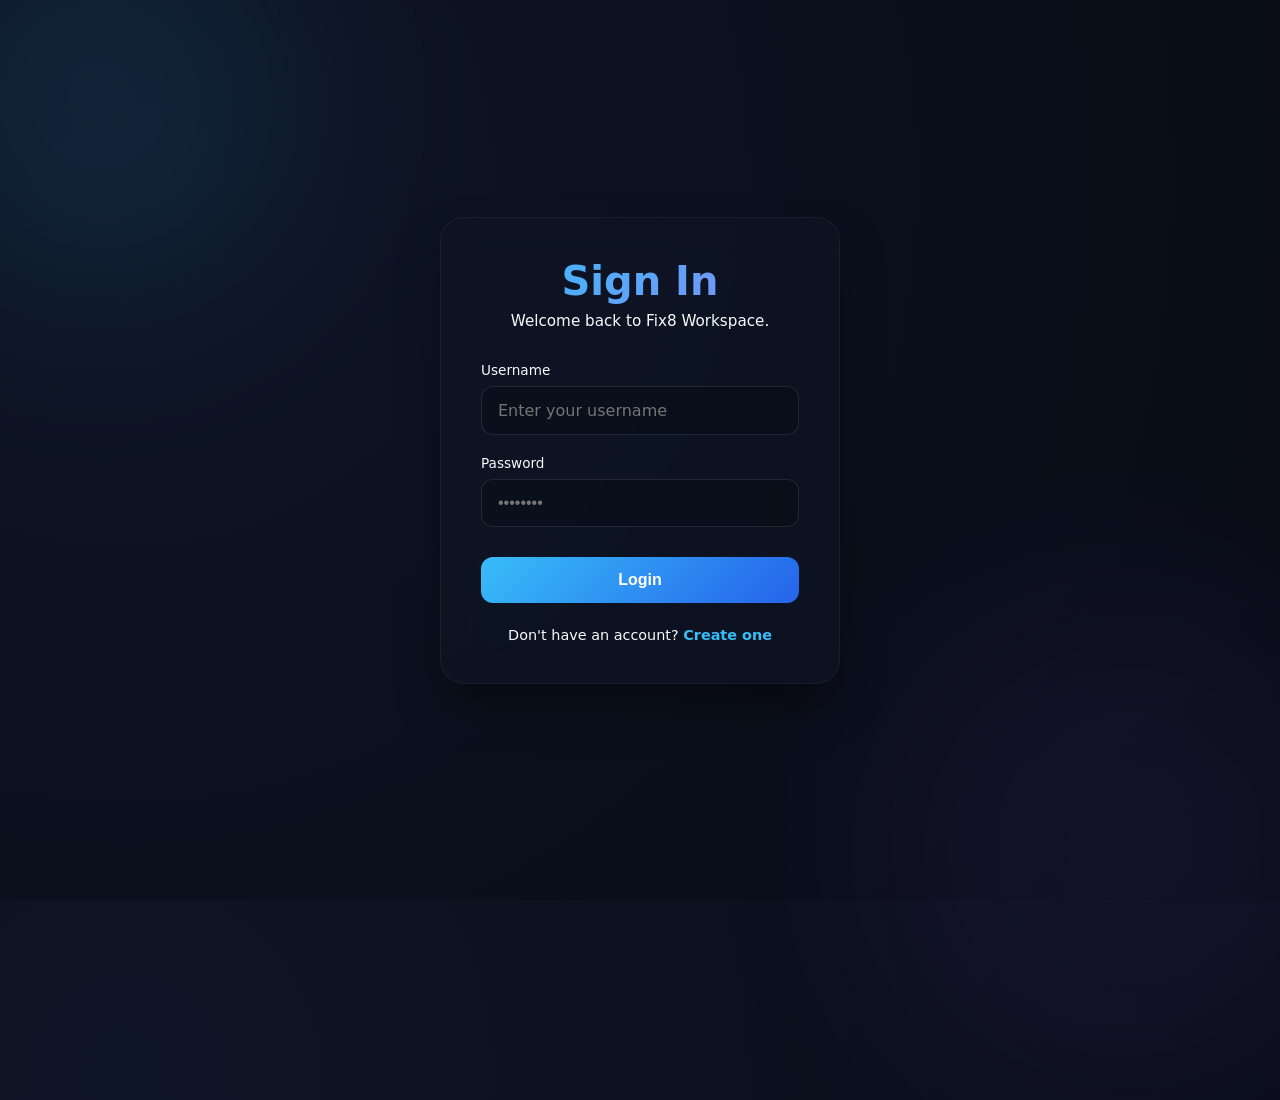
<file: web/static/auth.html>
<!DOCTYPE html>
<html lang="en">
<head>
    <meta charset="UTF-8">
    <meta name="viewport" content="width=device-width, initial-scale=1.0">
    <title>Login - Fix8</title>
    <!-- SEO Optimization -->
    <meta name="description" content="Log in to Fix8 to securely manage your eye-tracking correction projects and data.">
    <link rel="stylesheet" href="css/style.css">
    <style>
        body {
            display: flex;
            justify-content: center;
            align-items: center;
            height: 100vh;
            overflow: hidden;
            background: radial-gradient(circle at 10% 20%, rgb(14, 21, 38) 0%, rgb(8, 11, 20) 100%);
        }
        
        .auth-container {
            width: 100%;
            max-width: 400px;
            padding: 40px;
            background: rgba(15, 23, 42, 0.4);
            border: 1px solid rgba(255, 255, 255, 0.05);
            border-radius: 24px;
            backdrop-filter: blur(20px);
            -webkit-backdrop-filter: blur(20px);
            box-shadow: 0 25px 50px -12px rgba(0, 0, 0, 0.5);
            text-align: center;
            transform: translateY(0);
            animation: floatUp 0.6s cubic-bezier(0.16, 1, 0.3, 1) forwards;
        }

        @keyframes floatUp {
            from { opacity: 0; transform: translateY(20px); }
            to { opacity: 1; transform: translateY(0); }
        }

        .auth-header h1 {
            font-size: 2.5rem;
            margin-bottom: 8px;
            background: linear-gradient(135deg, var(--accent-primary) 0%, var(--accent-secondary) 100%);
            -webkit-background-clip: text;
            -webkit-text-fill-color: transparent;
        }

        .auth-header p {
            color: var(--text-secondary);
            margin-bottom: 32px;
            font-size: 0.95rem;
        }

        .input-group {
            margin-bottom: 20px;
            text-align: left;
        }

        .input-group label {
            display: block;
            margin-bottom: 8px;
            color: var(--text-secondary);
            font-size: 0.85rem;
            font-weight: 500;
        }

        .input-group input {
            width: 100%;
            padding: 14px 16px;
            background: rgba(0, 0, 0, 0.2);
            border: 1px solid rgba(255, 255, 255, 0.1);
            border-radius: 12px;
            color: var(--text-primary);
            font-size: 1rem;
            transition: all 0.2s ease;
            box-sizing: border-box;
        }

        .input-group input:focus {
            outline: none;
            border-color: var(--accent-primary);
            box-shadow: 0 0 0 3px rgba(56, 189, 248, 0.1);
        }

        .auth-btn {
            width: 100%;
            padding: 14px;
            margin-top: 10px;
            border-radius: 12px;
            font-size: 1rem;
            font-weight: 600;
            background: linear-gradient(135deg, var(--accent-primary) 0%, #2563eb 100%);
            border: none;
            color: white;
            cursor: pointer;
            transition: transform 0.2s ease, box-shadow 0.2s ease;
        }

        .auth-btn:hover {
            transform: translateY(-2px);
            box-shadow: 0 10px 20px -10px var(--accent-primary);
        }
        
        .auth-toggle {
            margin-top: 24px;
            color: var(--text-secondary);
            font-size: 0.9rem;
        }

        .auth-toggle a {
            color: var(--accent-primary);
            text-decoration: none;
            font-weight: 600;
            cursor: pointer;
        }

        .auth-toggle a:hover {
            text-decoration: underline;
        }

        #error-msg {
            color: #ef4444;
            font-size: 0.85rem;
            margin-top: -10px;
            margin-bottom: 15px;
            display: none;
        }

        /* Abstract Background Orbs */
        .orb {
            position: absolute;
            border-radius: 50%;
            filter: blur(100px);
            z-index: -1;
            opacity: 0.5;
        }
        .orb-1 {
            width: 400px;
            height: 400px;
            background: rgba(56, 189, 248, 0.2);
            top: -100px;
            left: -100px;
        }
        .orb-2 {
            width: 500px;
            height: 500px;
            background: rgba(139, 92, 246, 0.15);
            bottom: -200px;
            right: -100px;
        }
    </style>
</head>
<body>
    <div class="orb orb-1"></div>
    <div class="orb orb-2"></div>

    <div class="auth-container">
        <div class="auth-header">
            <h1 id="mode-title">Sign In</h1>
            <p id="mode-desc">Welcome back to Fix8 Workspace.</p>
        </div>

        <form id="auth-form">
            <div id="error-msg"></div>
            
            <div class="input-group">
                <label for="username">Username</label>
                <input type="text" id="username" required autocomplete="username" placeholder="Enter your username">
            </div>

            <div class="input-group">
                <label for="password">Password</label>
                <input type="password" id="password" required autocomplete="current-password" placeholder="••••••••">
            </div>

            <button type="submit" class="auth-btn" id="submit-btn">Login</button>
        </form>

        <div class="auth-toggle">
            <span id="toggle-text">Don't have an account?</span> 
            <a id="toggle-link">Create one</a>
        </div>
    </div>

    <script>
        let isLogin = true;
        
        const form = document.getElementById('auth-form');
        const usernameInput = document.getElementById('username');
        const passwordInput = document.getElementById('password');
        const submitBtn = document.getElementById('submit-btn');
        const toggleLink = document.getElementById('toggle-link');
        const toggleText = document.getElementById('toggle-text');
        const modeTitle = document.getElementById('mode-title');
        const modeDesc = document.getElementById('mode-desc');
        const errorMsg = document.getElementById('error-msg');

        toggleLink.addEventListener('click', () => {
            isLogin = !isLogin;
            errorMsg.style.display = 'none';
            
            if (isLogin) {
                modeTitle.innerText = 'Sign In';
                modeDesc.innerText = 'Welcome back to Fix8 Workspace.';
                submitBtn.innerText = 'Login';
                toggleText.innerText = "Don't have an account?";
                toggleLink.innerText = 'Create one';
            } else {
                modeTitle.innerText = 'Create Account';
                modeDesc.innerText = 'Join the Fix8 platform.';
                submitBtn.innerText = 'Sign Up';
                toggleText.innerText = "Already have an account?";
                toggleLink.innerText = 'Sign In';
            }
        });

        form.addEventListener('submit', async (e) => {
            e.preventDefault();
            
            const endpoint = isLogin ? '/login' : '/signup';
            submitBtn.disabled = true;
            submitBtn.innerText = 'Processing...';
            
            try {
                const res = await fetch(endpoint, {
                    method: 'POST',
                    headers: { 'Content-Type': 'application/json' },
                    body: JSON.stringify({
                        username: usernameInput.value,
                        password: passwordInput.value
                    })
                });
                
                const data = await res.json();
                
                if (!res.ok) {
                    errorMsg.innerText = data.error || 'Authentication failed';
                    errorMsg.style.display = 'block';
                    submitBtn.disabled = false;
                    submitBtn.innerText = isLogin ? 'Login' : 'Sign Up';
                } else {
                    window.location.href = data.redirect || '/';
                }
            } catch (err) {
                errorMsg.innerText = 'Network error. Please try again.';
                errorMsg.style.display = 'block';
                submitBtn.disabled = false;
                submitBtn.innerText = isLogin ? 'Login' : 'Sign Up';
            }
        });
    </script>
</body>
</html>
</file>
<file: web/static/css/style.css>
:root {
  --bg-color: #0f172a;
  --panel-bg: rgba(30, 41, 59, 0.75);
  --panel-border: rgba(255, 255, 255, 0.1);
  --text-main: #f8fafc;
  --text-muted: #94a3b8;
  --accent-primary: #38bdf8;
  --accent-secondary: #818cf8;
  --accent-success: #22c55e;
  --accent-warn: #fbbf24;
  --accent-danger: #ef4444;
  --accent-glow: rgba(56, 189, 248, 0.5);
  --font-main: 'Inter', system-ui, -apple-system, sans-serif;
}

* { box-sizing: border-box; margin: 0; padding: 0; }

body {
  font-family: var(--font-main);
  background-color: var(--bg-color);
  color: var(--text-main);
  height: 100vh;
  display: flex;
  overflow: hidden;
  background-image:
    radial-gradient(circle at 15% 50%, rgba(129, 140, 248, 0.15), transparent 25%),
    radial-gradient(circle at 85% 30%, rgba(56, 189, 248, 0.15), transparent 25%);
}

#app-container { display: flex; width: 100%; height: 100%; }

.sidebar {
  background: var(--panel-bg);
  backdrop-filter: blur(12px);
  -webkit-backdrop-filter: blur(12px);
  padding: 1.25rem;
  display: flex;
  flex-direction: column;
  gap: 1.25rem;
  z-index: 10;
  overflow-y: auto;
}
.left-sidebar { width: 280px; border-right: 1px solid var(--panel-border); }
.right-sidebar { width: 300px; border-left: 1px solid var(--panel-border); }

.sidebar-header h1 {
  font-size: 1.6rem;
  font-weight: 800;
  background: linear-gradient(135deg, var(--accent-primary), var(--accent-secondary));
  -webkit-background-clip: text;
  -webkit-text-fill-color: transparent;
  letter-spacing: -0.5px;
}
.subtitle { color: var(--text-muted); font-size: 0.8rem; margin-top: 2px; }

.sidebar h3 {
  font-size: 0.75rem;
  text-transform: uppercase;
  letter-spacing: 1.2px;
  color: var(--text-muted);
  padding-bottom: 0.4rem;
  border-bottom: 1px solid var(--panel-border);
}

.control-group { display: flex; flex-direction: column; gap: 0.5rem; }
.control-group.accent-1 h3 { color: #fbbf24; }
.control-group.accent-2 h3 { color: #a5b4fc; }
.control-group.accent-3 h3 { color: #f472b6; }

.nav-row { display: flex; gap: 8px; }
.row { display: flex; gap: 8px; }

.footer-note {
  margin-top: auto;
  font-size: 0.7rem;
  color: var(--text-muted);
  text-align: center;
  opacity: 0.7;
}

.btn {
  background: rgba(255, 255, 255, 0.05);
  border: 1px solid var(--panel-border);
  color: var(--text-main);
  padding: 0.6rem 0.9rem;
  border-radius: 6px;
  font-size: 0.85rem;
  font-weight: 600;
  cursor: pointer;
  transition: all 0.15s ease;
  text-align: center;
  text-decoration: none;
  display: inline-flex;
  justify-content: center;
  align-items: center;
  width: 100%;
}
.btn:hover:not(:disabled) { background: rgba(255, 255, 255, 0.1); transform: translateY(-1px); }
.btn:disabled { opacity: 0.4; cursor: not-allowed; }
.btn.small { font-size: 0.75rem; padding: 0.5rem 0.6rem; }
.btn-ghost { background: rgba(255, 255, 255, 0.04); }
.btn-primary {
  background: linear-gradient(135deg, var(--accent-primary), var(--accent-secondary));
  border: none;
  box-shadow: 0 4px 12px rgba(56, 189, 248, 0.3);
}
.btn-primary:hover:not(:disabled) { box-shadow: 0 6px 16px rgba(56, 189, 248, 0.45); }
.btn-danger {
  background: rgba(239, 68, 68, 0.25);
  border-color: rgba(239, 68, 68, 0.4);
}
.btn-danger:hover { background: rgba(239, 68, 68, 0.4); }
.btn-mini {
  background: rgba(56, 189, 248, 0.15);
  border: 1px solid rgba(56, 189, 248, 0.3);
  color: #e0f2fe;
  padding: 4px 10px;
  border-radius: 4px;
  font-size: 0.7rem;
  font-weight: 600;
  cursor: pointer;
}
.btn-mini:hover { background: rgba(56, 189, 248, 0.3); }
.btn-tool {
  background: rgba(255, 255, 255, 0.05);
  border: 1px solid var(--panel-border);
  color: var(--text-main);
  padding: 6px 12px;
  border-radius: 4px;
  font-size: 0.85rem;
  cursor: pointer;
}
.btn-tool:hover:not(:disabled) { background: rgba(255, 255, 255, 0.12); }
.btn-tool:disabled { opacity: 0.4; cursor: not-allowed; }

select, input[type=number], input[type=text] {
  padding: 0.55rem 0.7rem;
  border-radius: 6px;
  background: rgba(0, 0, 0, 0.25);
  border: 1px solid var(--panel-border);
  color: var(--text-main);
  font-family: var(--font-main);
  font-size: 0.85rem;
  width: 100%;
}
select:focus, input:focus { outline: none; border-color: var(--accent-primary); }

.micro { font-size: 0.7rem; color: var(--text-muted); text-transform: uppercase; letter-spacing: 1px; }

.inline-field {
  display: flex;
  align-items: center;
  gap: 0.5rem;
}
.inline-field label { font-size: 0.8rem; color: var(--text-muted); white-space: nowrap; }
.inline-field.tight { flex: 1; }
.inline-field.tight label { font-size: 0.7rem; }

.segmented {
  display: flex;
  background: rgba(0,0,0,0.25);
  border: 1px solid var(--panel-border);
  border-radius: 6px;
  overflow: hidden;
}
.segmented input[type=radio] { display: none; }
.segmented label {
  flex: 1;
  padding: 0.4rem;
  text-align: center;
  font-size: 0.8rem;
  cursor: pointer;
  color: var(--text-muted);
}
.segmented input[type=radio]:checked + label {
  background: linear-gradient(135deg, var(--accent-primary), var(--accent-secondary));
  color: #0f172a;
  font-weight: 700;
}

.check {
  display: flex;
  align-items: center;
  gap: 8px;
  font-size: 0.85rem;
  cursor: pointer;
  color: var(--text-muted);
}
.check input { accent-color: var(--accent-primary); }

.slider-row {
  display: grid;
  grid-template-columns: 50px 1fr 30px 60px;
  gap: 8px;
  align-items: center;
  font-size: 0.8rem;
}
.slider-row label { color: var(--text-muted); }
.slider-row span { text-align: right; color: var(--accent-primary); font-weight: 600; }

.stat-row {
  display: flex;
  justify-content: space-between;
  padding: 4px 0;
  font-size: 0.85rem;
  color: var(--text-muted);
  border-bottom: 1px dashed rgba(255,255,255,0.05);
}
.stat-row b { color: var(--text-main); font-weight: 600; }

input[type=range] {
  -webkit-appearance: none;
  background: transparent;
  padding: 0;
}
input[type=range]::-webkit-slider-thumb {
  -webkit-appearance: none;
  height: 14px; width: 14px;
  border-radius: 50%;
  background: var(--accent-primary);
  cursor: pointer;
  margin-top: -5px;
  box-shadow: 0 0 8px var(--accent-glow);
}
input[type=range]::-webkit-slider-runnable-track {
  height: 4px;
  background: rgba(255, 255, 255, 0.1);
  border-radius: 2px;
}

.workspace {
  flex: 1;
  display: flex;
  flex-direction: column;
  position: relative;
  background: radial-gradient(circle at center, #1e293b 0%, #0f172a 100%);
  min-width: 0;
}

.workspace-header {
  height: 56px;
  display: flex;
  justify-content: space-between;
  align-items: center;
  padding: 0 1.25rem;
  background: rgba(15, 23, 42, 0.7);
  backdrop-filter: blur(8px);
  border-bottom: 1px solid var(--panel-border);
  z-index: 5;
  gap: 1rem;
}

.status-indicator {
  display: flex; align-items: center; gap: 0.5rem;
  font-size: 0.85rem; color: var(--text-muted);
}
.status-dot {
  width: 8px; height: 8px; border-radius: 50%;
  background: var(--accent-success);
  box-shadow: 0 0 8px var(--accent-success);
}

.header-center { display: flex; align-items: center; gap: 8px; }
#progress-label {
  min-width: 80px;
  text-align: center;
  font-variant-numeric: tabular-nums;
  color: var(--text-muted);
  font-size: 0.85rem;
}
.header-right { display: flex; align-items: center; gap: 10px; }
.count-pill {
  font-size: 0.8rem;
  padding: 4px 10px;
  border-radius: 999px;
  background: rgba(56, 189, 248, 0.15);
  color: #e0f2fe;
}
.count-pill b { color: var(--accent-primary); font-weight: 800; margin-left: 4px; }

.canvas-container {
  flex: 1;
  position: relative;
  overflow: auto;
  display: flex;
  justify-content: center;
  align-items: center;
  padding: 1.5rem;
}
#interactive-grid {
  position: relative;
  display: inline-block;
}
#engine-render {
  display: block;
  background: #fff;
  box-shadow: 0 8px 32px rgba(0, 0, 0, 0.5);
  border-radius: 4px;
  max-width: 100%;
  height: auto;
  -webkit-user-drag: none;
  user-select: none;
  -webkit-user-select: none;
  pointer-events: auto;
}

#drag-ghost {
  position: absolute;
  width: 16px;
  height: 16px;
  border-radius: 50%;
  background: rgba(240, 69, 69, 0.65);
  border: 2px solid rgba(219, 38, 38, 0.9);
  pointer-events: none;
  transform: translate(-50%, -50%);
  z-index: 10;
  display: none;
}

#empty-state {
  display: flex;
  flex-direction: column;
  align-items: center;
  justify-content: center;
  text-align: center;
  color: var(--text-muted);
  max-width: 400px;
}
#empty-state h2 { color: var(--text-main); margin-bottom: 0.75rem; font-weight: 800; }
#empty-state p { font-size: 0.9rem; line-height: 1.5; }

.keyboard-hint {
  position: absolute;
  bottom: 0;
  left: 0;
  right: 0;
  text-align: center;
  padding: 6px;
  font-size: 0.7rem;
  color: var(--text-muted);
  background: rgba(15, 23, 42, 0.6);
  border-top: 1px solid var(--panel-border);
}
.keyboard-hint kbd {
  background: rgba(255, 255, 255, 0.1);
  border: 1px solid rgba(255, 255, 255, 0.15);
  border-radius: 3px;
  padding: 1px 6px;
  font-family: monospace;
  font-size: 0.7rem;
  color: var(--text-main);
}

#tooltip {
  position: fixed;
  background: rgba(15, 23, 42, 0.95);
  backdrop-filter: blur(4px);
  border: 1px solid var(--accent-primary);
  color: var(--text-main);
  padding: 0.6rem 0.8rem;
  border-radius: 6px;
  font-size: 0.78rem;
  pointer-events: none;
  opacity: 0;
  transition: opacity 0.1s ease;
  z-index: 9999;
  box-shadow: 0 6px 20px rgba(0, 0, 0, 0.4);
  min-width: 140px;
}
.tip-title { font-weight: 800; color: var(--accent-primary); margin-bottom: 4px; }
#tooltip span { color: #e2e8f0; }
.tip-hint { font-size: 0.7rem; color: #a1a1aa; margin-top: 4px; }

#loader {
  position: absolute;
  inset: 0;
  background: rgba(15, 23, 42, 0.6);
  backdrop-filter: blur(3px);
  display: flex;
  justify-content: center;
  align-items: center;
  z-index: 50;
  color: var(--accent-primary);
  opacity: 0;
  pointer-events: none;
  transition: opacity 0.25s ease;
}
#loader.active { opacity: 1; pointer-events: all; }
.spin { animation: spin 1s linear infinite; }
@keyframes spin { 100% { transform: rotate(360deg); } }

::-webkit-scrollbar { width: 6px; height: 6px; }
::-webkit-scrollbar-track { background: rgba(0, 0, 0, 0.2); }
::-webkit-scrollbar-thumb { background: rgba(255, 255, 255, 0.2); border-radius: 3px; }
::-webkit-scrollbar-thumb:hover { background: rgba(255, 255, 255, 0.35); }

@media (max-width: 1100px) {
  .left-sidebar, .right-sidebar { width: 240px; padding: 1rem; }
}
</file>
